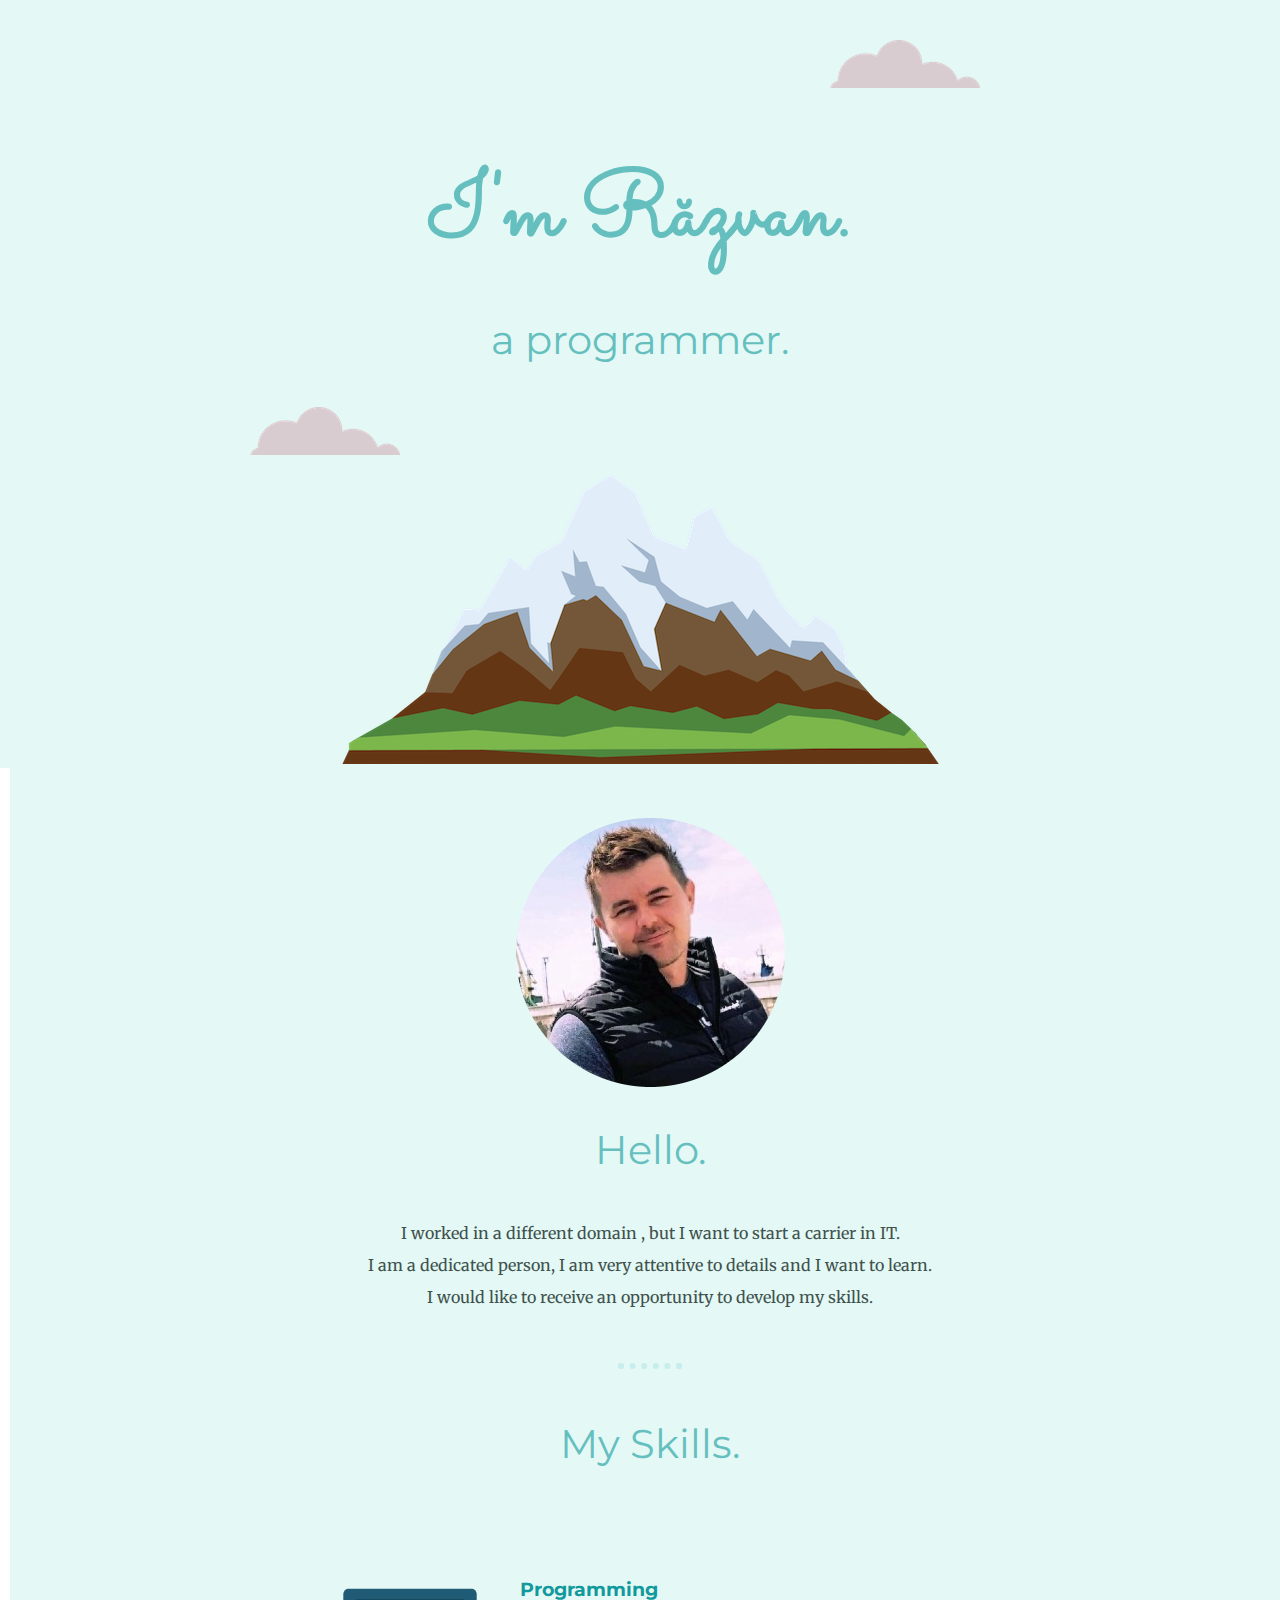
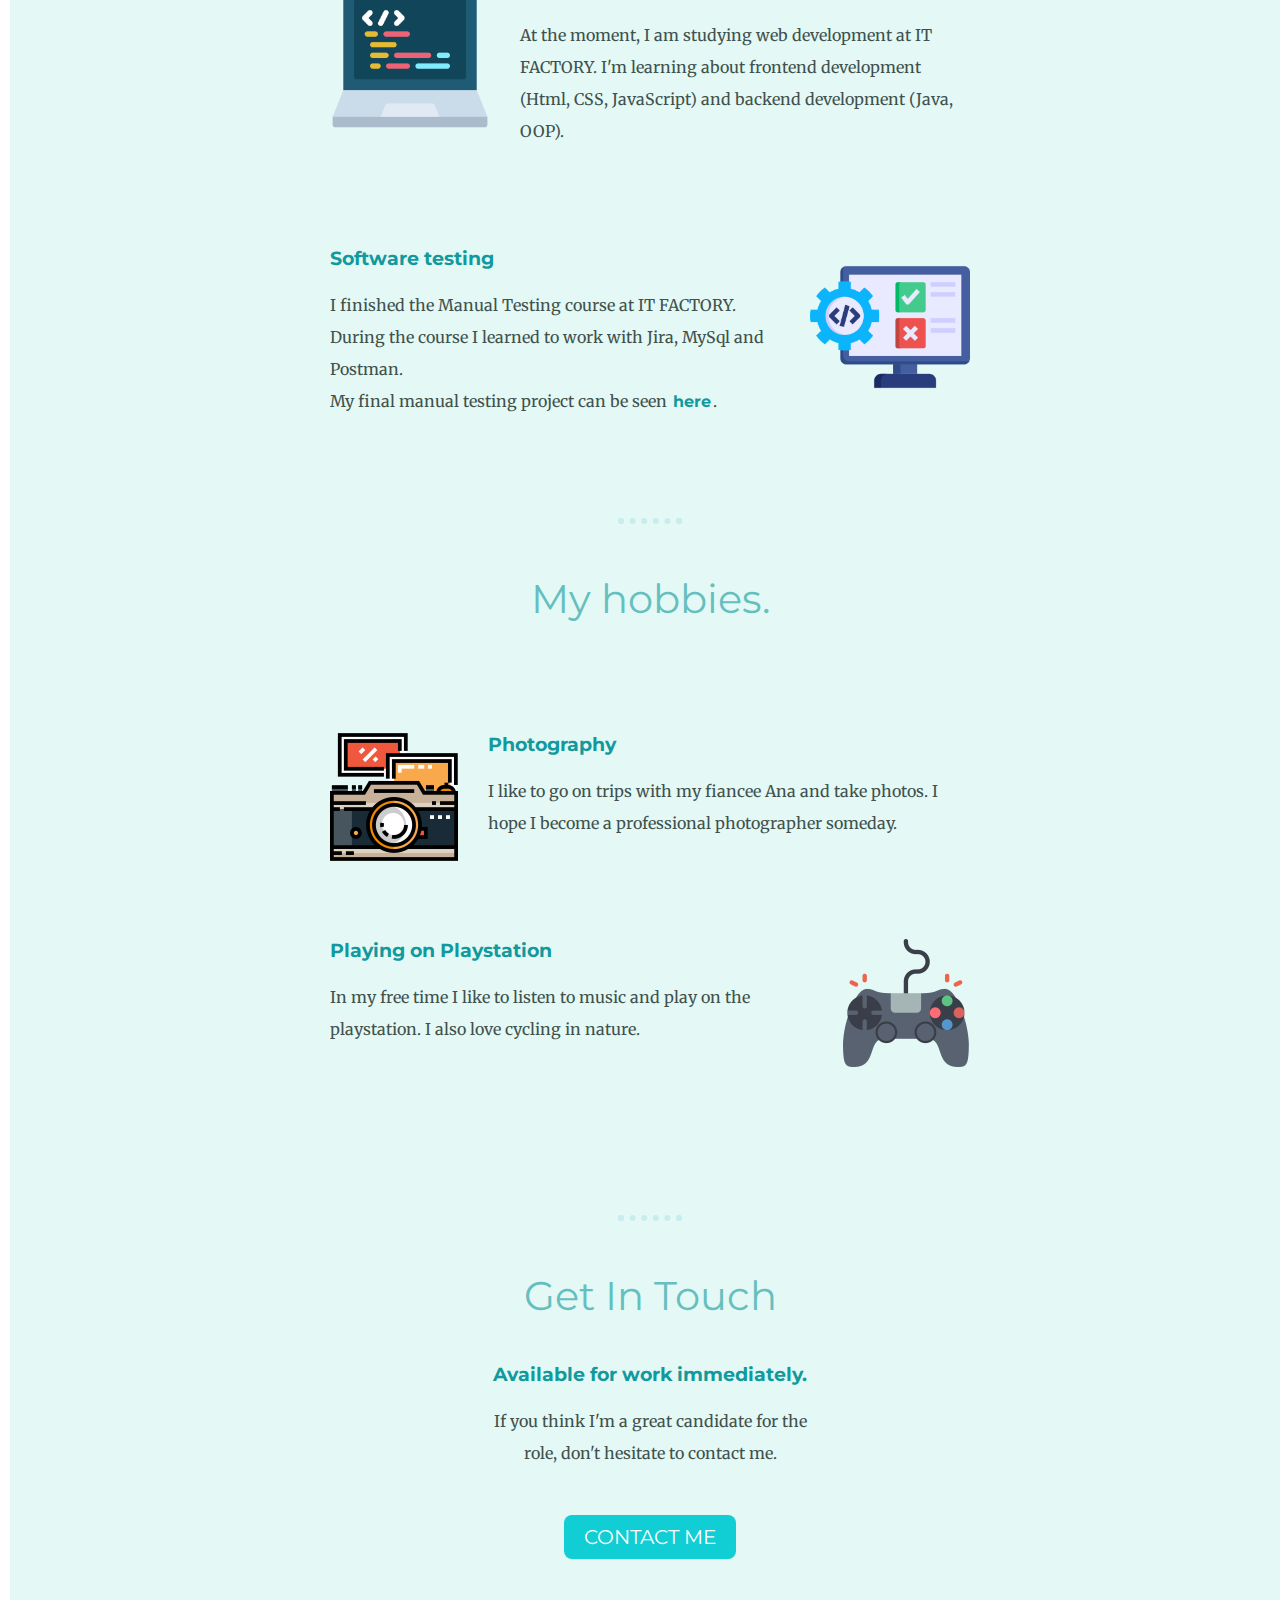
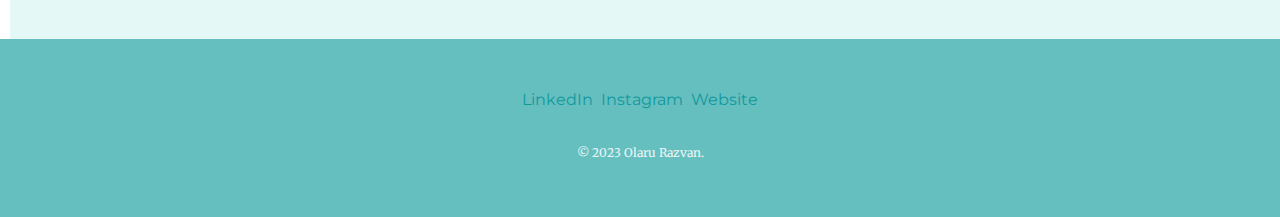
<file: index.html>
<!DOCTYPE html>

<head>
    <meta charset="UTF-8">
    <title>Olaru Razvan Laurean</title>
    <link rel="stylesheet" href="css/styles.css">
    <link rel="icon" href="favicon.ico">
    <link rel="preconnect" href="https://fonts.googleapis.com">
    <link rel="preconnect" href="https://fonts.gstatic.com" crossorigin>
    <link href="https://fonts.googleapis.com/css2?family=Merriweather&family=Montserrat&family=Sacramento&display=swap"
        rel="stylesheet">
</head>

<body>
    <div class="top-container">
        <img class="top-cloud" src="images/cloud.png" alt="cloud-img">
        <h1>I'm Răzvan.</h1>
        <h2>a programmer.</h2>
        <img class="bottom-cloud" src="images/cloud.png" alt="cloud-img">
        <img class="mountain" src="images/mountain.png" alt="mountain-img">
    </div>

    <div class="middle-container">
        <div class="profile">
            <img class="profile-image" src="images/profile-img.png" alt="profile-img">
            <h2>Hello.</h2>
            <p class="">I worked in a different domain , but I want to start a carrier in IT.<br>
                I am a dedicated person, I am very attentive to details and I want to learn.<br>
                I would like to receive an opportunity to develop my skills.<br>
            </p>
        </div>
        <hr>
        <div class="skills">
            <h2>My Skills.</h2>
            <div class="skill-row">
                <img class="programming-images" src="images/programming.png" alt="programming-img">
                <h3>Programming</h3>
                <p>At the moment, I am studying web development at IT FACTORY. I'm learning about frontend development
                    (Html, CSS, JavaScript) and backend development (Java, OOP).</p>
            </div>
            <div class="skill-row">
                <img class="testing-images" src="images/testing.png" alt="testing-img">
                <h3>Software testing</h3>
                <p>I finished the Manual Testing course at IT FACTORY. During the course I learned to work with Jira,
                    MySql and Postman.<br>
                    My final manual testing project can be seen <a
                        href="https://github.com/olarur/ManualTestingPortofolio/tree/main/Final%20Project"><strong>here</strong></a>.

                </p>
            </div>
        </div>
        <hr>
        <div class="Hobbies">
            <h2>My hobbies.</h2>
            <div class="skill-row">
                <img class="photography-images" src="images/photography.png" alt="photography-img">
                <h3>Photography</h3>
                <p>I like to go on trips with my fiancee Ana and take photos.
                    I hope I become a professional photographer someday.</p>
            </div>

            <div class="skill-row">
                <img class="playstation-images" src="images/controller.png" alt="playstation-img">
                <h3>Playing on Playstation</h3>
                <p>In my free time I like to listen to music and play on the playstation. I also love cycling in
                    nature.<br>
                </p>
            </div>
        </div>
        <br>
        <hr>
        <div class="contact-me">
            <h2>Get In Touch</h2>
            <h3>Available for work immediately.</h3>
            <p>If you think I'm a great candidate for the role, don't hesitate to contact me.</p>
            <br>
            <br>
            <a class="btn" href="mailto:olarurazvanlaurean@yahoo.com">CONTACT ME</a>
        </div>
    </div>


    <div class="bottom-container">
        <a class="footer-link" href="https://www.linkedin.com/in/olaru-razvan-a2a48b229/">LinkedIn</a>
        <a class="footer-link" href="https://www.instagram.com/photowithfuji/">Instagram</a>
        <a class="footer-link" href="https://www.error.com">Website</a>
        <p class="copyright">© 2023 Olaru Razvan.</p>
    </div>

</body>

</html>
</file>
<file: css/styles.css>
body {
    color: #40514E;
    margin: 0;
    text-align: center;
    font-family: 'Merriweather', serif;
}

h1 {
    color: #66bfbf;
    font-size: 5.625rem;
    margin: 50px auto 0 auto;
    font-family: 'Sacramento', cursive;
}

h2 {
    color: #66bfbf;
    font-family: 'Montserrat', sans-serif;
    font-size: 2.5rem;
    font-weight: normal;
    padding-bottom: 10px;
}

h3 {
    color: #11999E;
    font-family: 'Montserrat', sans-serif;
}

p {
    line-height: 2;
}

hr {
    border: dotted #c7eded 6px;
    border-bottom: none;
    width: 4%;
    margin: 50px auto;
}

a {
    color: #11999E;
    font-family: 'Montserrat', sans-serif;
    margin: 10px 2px;
    text-decoration: none;
}

a:hover {
    color: #EAF6F6;
}

.top-container {
    background-color: #E4F9F5;
    position: relative;
    padding-top: 100px;

}

.pro {
    text-decoration: underline;
}

.middle-container {
    position: relative;
    left: 10px;
    padding-bottom: 30px;
    background-color: #E4F9F5;
}

.bottom-container {
    background-color: #66BFBF;
    padding: 50px 0px 20px;
}

.bottom-cloud {
    position: absolute;
    left: 250px;

}

.top-cloud {
    position: absolute;
    right: 300px;
    top: 40px;

}


.skill-row {
    width: 50%;
    margin: 100px auto 100px auto;
    text-align: left;
}

.programming-images {
    width: 25%;
    float: left;
    margin-right: 30px;
}

.testing-images {
    width: 25%;
    float: right;
    margin-left: 30px;
}

.photography-images {
    width: 20%;
    float: left;
    margin-right: 30px;
}

.playstation-images {
    width: 20%;
    float: right;
    margin-left: 30px;
}

.profile-image {
    padding-top: 50px;
}

.intro {
    width: 40%;
    margin: auto;
}

.contact-me {
    width: 25%;
    margin: 40px auto 60px auto;
}

.copyright {
    color: #EAF6F6;
    font-size: 0.75rem;
    padding: 20px 0px;
}

.btn {
    background: #11cdd4;
    background-image: -webkit-linear-gradient(top, #11cdd4, #11999i);
    background-image: -moz-linear-gradient(top, #11cdd4, #11999i);
    background-image: -ms-linear-gradient(top, #11cdd4, #11999i);
    background-image: -o-linear-gradient(top, #11cdd4, #11999i);
    background-image: linear-gradient(to bottom, #11cdd4, #11999i);
    -webkit-border-radius: 8;
    -moz-border-radius: 8;
    border-radius: 8px;
    font-family: 'Montserrat', sans-serif;
    color: #ffffff;
    font-size: 20px;
    padding: 10px 20px 10px 20px;
    text-decoration: none;
}

.btn:hover {
    background: #30e3cb;
    background-image: -webkit-linear-gradient(top, #30e3cb, #2bc4ad);
    background-image: -moz-linear-gradient(top, #30e3cb, #2bc4ad);
    background-image: -ms-linear-gradient(top, #30e3cb, #2bc4ad);
    background-image: -o-linear-gradient(top, #30e3cb, #2bc4ad);
    background-image: linear-gradient(to bottom, #30e3cb, #2bc4ad);
    text-decoration: none;
}
</file>
